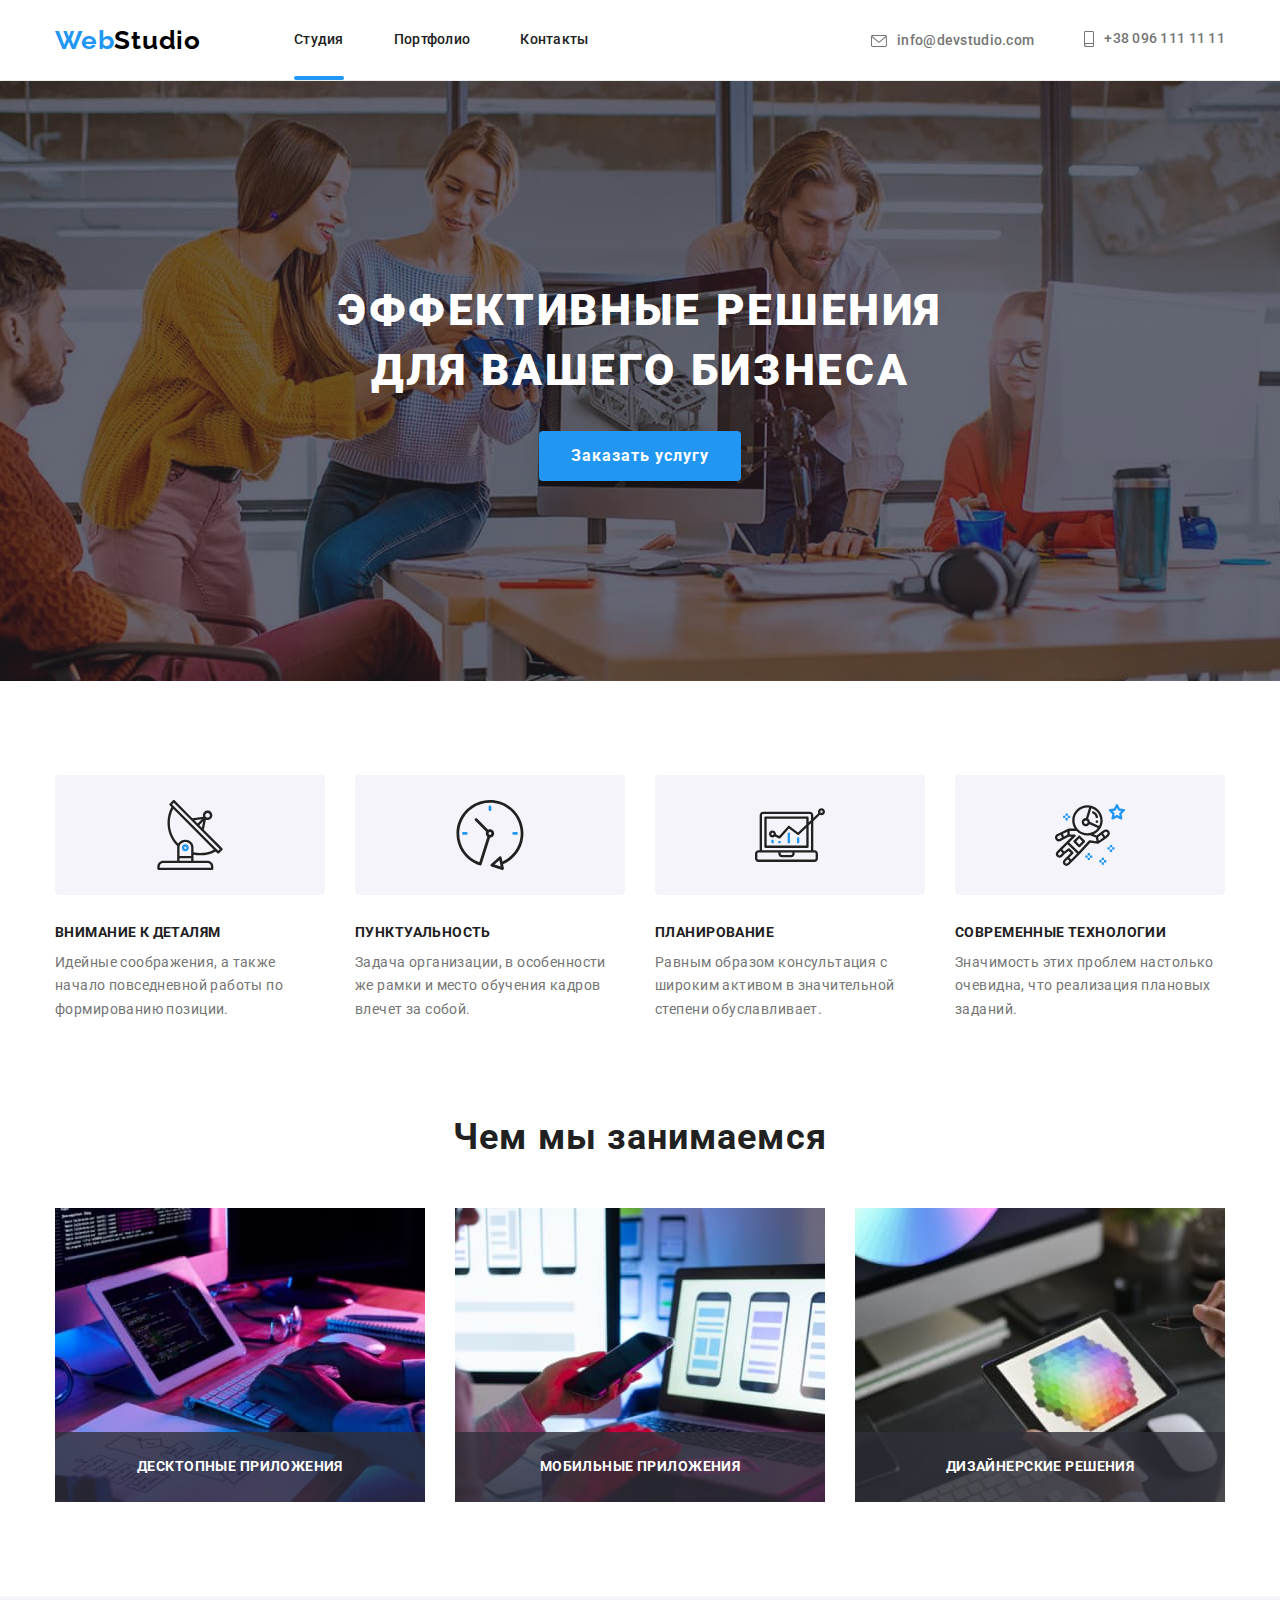
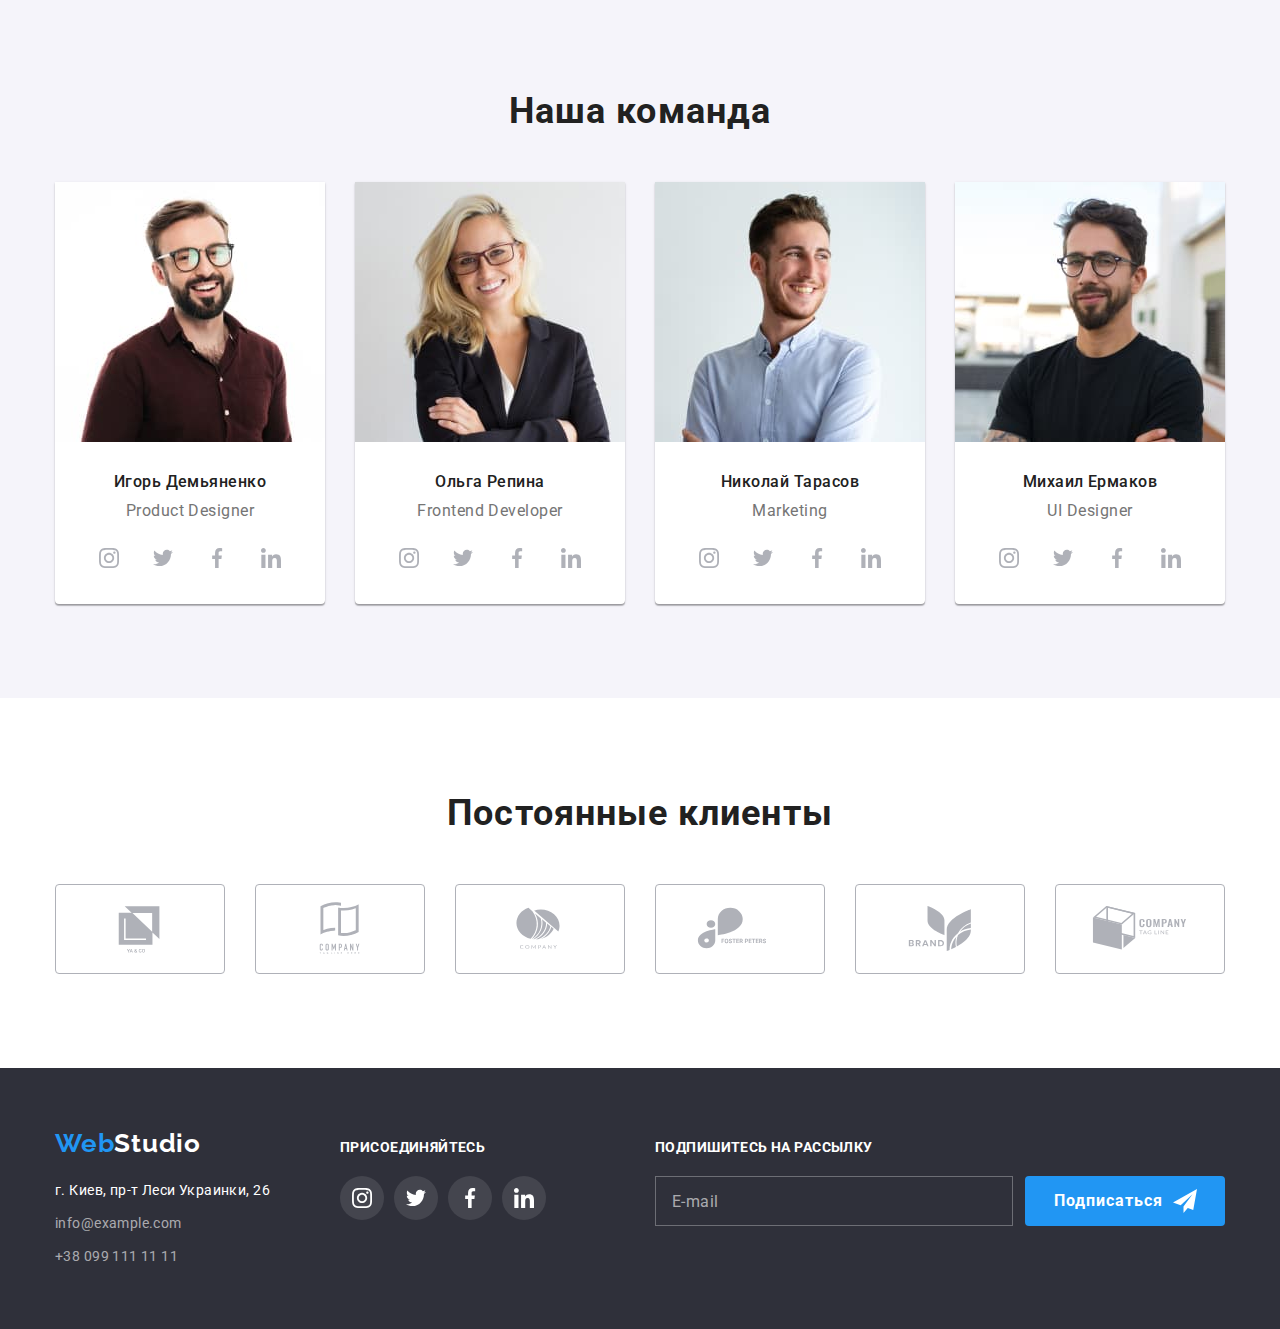
<file: index.html>
<!DOCTYPE html>
<html lang="ru">
  <head>
    <meta charset="UTF-8" />
    <meta http-equiv="X-UA-Compatible" content="IE=edge" />
    <meta name="viewport" content="width=device-width, initial-scale=1.0" />
    <title>Document</title>
    <link rel="preconnect" href="https://fonts.googleapis.com" />
    <link rel="preconnect" href="https://fonts.gstatic.com" crossorigin />
    <link
      href="https://fonts.googleapis.com/css2?family=Raleway:wght@700&family=Roboto:wght@400;500;700;900&display=swap"
      rel="stylesheet"
    />
    <link
      rel="stylesheet"
      href="https://cdnjs.cloudflare.com/ajax/libs/modern-normalize/1.1.0/modern-normalize.min.css"
    />
    <link rel="stylesheet" href="./css/main.min.css" />
    <link rel="stylesheet" href="./css/styles.css" />
  </head>
  <body>
    <!-- ------------------------------------Header -->
    <header class="section-header">
      <div class="container main-header">
        <nav class="header-nav">
          <a href="/" class="logo header__logo">
            <span class="logo--accent">Web</span>Studio</a
          >
          <ul class="header-list list">
            <li class="header-list__item">
              <a href="./index.html" class="header-list__link current"
                >Студия</a
              >
            </li>
            <li class="header-list__item">
              <a href="./portfolio.html" class="header-list__link">Портфолио</a>
            </li>
            <li class="header-list__item">
              <a href="" class="header-list__link">Контакты</a>
            </li>
          </ul>
        </nav>
        <ul class="auth-nav list">
          <li class="auth-nav__item">
            <a href="mailto:info@devstudio.com" class="auth-nav__link">
              <svg class="icon-envelope">
                <use href="./images/icons.svg#icon-envelope"></use>
              </svg>
              info@devstudio.com</a
            >
          </li>
          <li class="auth-nav__item">
            <a href="tel:+380961111111" class="auth-nav__link">
              <svg class="icon-smartphone">
                <use href="./images/icons.svg#icon-smartphone"></use>
              </svg>
              +38 096 111 11 11</a
            >
          </li>
        </ul>
        <button class="menu-open-btn">
          <svg class="open-modal-icon" width="40" height="40">
            <use href="./images/icons.svg#icon-burger_40px"></use>
          </svg>
        </button>
      </div>
      <div class="mob-menu is-hidden">
        <div class="container-mob">
          <button class="menu-close-btn">
            <svg class="close-modal-icon" width="40" height="40">
              <use href="./images/icons.svg#icon-crose_burger_40px"></use>
            </svg>
          </button>
          <ul class="mob-menu-list list">
            <li class="mob-menu-item">
              <a href="./index.html" class="mob-menu-link"
                ><span class="mob-menu-link--accent">Студия</span></a
              >
            </li>
            <li class="mob-menu-item">
              <a href="./portfolio.html" class="mob-menu-link">Портфолио</a>
            </li>
            <li class="mob-menu-item">
              <a href="" class="mob-menu-link">Контакты</a>
            </li>
          </ul>

          <div class="mob-menu-bottom">
            <ul class="mob-contacts-list list">
              <li class="mob-contacts-item">
                <a href="" class="mob-contacts-link"
                  ><span class="mob-contacts-link--accent"
                    >+380961111111</span
                  ></a
                >
              </li>
              <li class="mob-contacts-item">
                <a href="" class="mob-contacts-link">info@devstudio.com</a>
              </li>
            </ul>
            <ul class="mob-social-list list">
              <li class="mob-social-item">
                <a href="" class="mob-social-link">Instagram</a>
              </li>
              <li class="mob-social-item">
                <a href="" class="mob-social-link">Twitter</a>
              </li>
              <li class="mob-social-item">
                <a href="" class="mob-social-link">Facebook</a>
              </li>
              <li class="mob-social-item">
                <a href="" class="mob-social-link">LinkedIn</a>
              </li>
            </ul>
          </div>
        </div>
      </div>
    </header>
    <!-----------------------------------Main---------------------->
    <main>
      <section class="section-hero">
        <div class="hero-description">
          <h1 class="section-hero__title">
            Эффективные решения <br />
            для вашего бизнеса
          </h1>
          <button
            data-modal-open
            type="button"
            class="button section-hero__button"
          >
            Заказать услугу
          </button>
        </div>
      </section>
      <!--------------------------------------Featuers------------------>
      <section class="section features">
        <div class="container">
          <h2 class="features__title visually-hidden">Наши преимущества</h2>
          <ul class="features__list list">
            <li class="features__item">
              <div class="features__icon-area">
                <svg class="icon-antena" width="70" height="70">
                  <use href="./images/icons.svg#icon-antena"></use>
                </svg>
              </div>

              <h3 class="features__after-title">Внимание к деталям</h3>
              <p class="features__text">
                Идейные соображения, а также начало повседневной работы по
                формированию позиции.
              </p>
            </li>
            <li class="features__item icon-clock">
              <div class="features__icon-area">
                <svg class="icon-clock" width="70" height="70">
                  <use href="./images/icons.svg#icon-clock"></use>
                </svg>
              </div>
              <h3 class="features__after-title">Пунктуальность</h3>
              <p class="features__text">
                Задача организации, в особенности же рамки и место обучения
                кадров влечет за собой.
              </p>
            </li>
            <li class="features__item icon-comp">
              <div class="features__icon-area">
                <svg class="icon-comp" width="70" height="70">
                  <use href="./images/icons.svg#icon-comp"></use>
                </svg>
              </div>
              <h3 class="features__after-title">Планирование</h3>
              <p class="features__text">
                Равным образом консультация с широким активом в значительной
                степени обуславливает.
              </p>
            </li>
            <li class="features__item icon-astro">
              <div class="features__icon-area">
                <svg class="icon-astro" width="70" height="70">
                  <use href="./images/icons.svg#icon-astro"></use>
                </svg>
              </div>
              <h3 class="features__after-title">Современные технологии</h3>
              <p class="features__text">
                Значимость этих проблем настолько очевидна, что реализация
                плановых заданий.
              </p>
            </li>
          </ul>
        </div>
      </section>

      <!------------------------------------------ABOUT-------------->

      <section class="section about">
        <div class="container">
          <h2 class="about__title">Чем мы занимаемся</h2>
          <ul class="about__list list">
            <li class="about__item">
              <img
                srcset="
                  ./images/dz8/about-1-1x.jpg 1x,
                  ./images/dz8/about-1-2x.jpg 2x
                "
                src="./images/dz8/about-1-1x.jpg"
                alt="Сотрудник компании пишет код"
                width="370"
              />
              <p class="about__text">Десктопные приложения</p>
            </li>
            <li class="about__item">
              <img
                srcset="
                  ./images/dz8/about-2-1x.jpg 1x,
                  ./images/dz8/about-2-2x.jpg 2x
                "
                src="./images/dz8/about-2-1x.jpg"
                alt="Сотрудник компании делает адаптивную верстку"
                width="370"
              />
              <p class="about__text">Мобильные приложения</p>
            </li>
            <li class="about__item">
              <img
                srcset="
                  ./images/dz8/about-3-1x.jpg 1x,
                  ./images/dz8/about-3-2x.jpg 2x
                "
                src="./images/dz8/about-3-1x.jpg"
                alt="Сотрудник компании подбирает цвет"
                width="370"
              />
              <p class="about__text">Дизайнерские решения</p>
            </li>
          </ul>
        </div>
      </section>
      <section class="section team">
        <div class="container">
          <h2 class="team__title">Наша команда</h2>
          <ul class="team__list list">
            <li class="team__item">
              <picture>
                <source
                  srcset="
                    ./images/dz8/team-1-desk-1x.jpg 1x,
                    ./images/dz8/team-1-desk-2x.jpg 2x
                  "
                  media="(min-width: 1200px)"
                />
                <source
                  srcset="
                    ./images/dz8/team-1-tab-1x.jpg 1x,
                    ./images/dz8/team-1-tab-2x.jpg 2x
                  "
                  media="(min-width: 768px)"
                />
                <source
                  srcset="
                    ./images/dz8/team-1-mob-1x.jpg 1x,
                    ./images/dz8/team-1-mob-2x.jpg 2x
                  "
                  media="(max-width: 767px)"
                />
                <img
                  src="./images/dz8/team-1-desk-1x.jpg"
                  alt="Фото Игоря Демьяненко"
                />
              </picture>

              <div class="team__text-content">
                <h3 class="team__title-members">Игорь Демьяненко</h3>
                <p class="team__text">Product Designer</p>
                <ul class="team__text-list list">
                  <li class="team__text-item">
                    <a href="" class="team__text-link">
                      <svg class="team__text-icon" width="20" height="20">
                        <use href="./images/icons.svg#icon-instagram"></use>
                      </svg>
                    </a>
                  </li>
                  <li class="team__text-item">
                    <a href="" class="team__text-link">
                      <svg class="team__text-icon" width="20" height="20">
                        <use href="./images/icons.svg#icon-twitter"></use>
                      </svg>
                    </a>
                  </li>
                  <li class="team__text-item">
                    <a href="" class="team__text-link">
                      <svg class="team__text-icon" width="20" height="20">
                        <use href="./images/icons.svg#icon-facebook"></use>
                      </svg>
                    </a>
                  </li>
                  <li class="team__text-item">
                    <a href="" class="team__text-link">
                      <svg class="team__text-icon" width="20" height="20">
                        <use href="./images/icons.svg#icon-linkedin"></use>
                      </svg>
                    </a>
                  </li>
                </ul>
              </div>
            </li>
            <li class="team__item">
              <picture>
                <source
                  srcset="
                    ./images/dz8/team-2-desk-1x.jpg 1x,
                    ./images/dz8/team-2-desk-2x.jpg 2x
                  "
                  media="(min-width: 1200px)"
                />
                <source
                  srcset="
                    ./images/dz8/team-2-tab-1x.jpg 1x,
                    ./images/dz8/team-2-tab-2x.jpg 2x
                  "
                  media="(min-width: 768px)"
                />
                <source
                  srcset="
                    ./images/dz8/team-2-mob-1x.jpg 1x,
                    ./images/dz8/team-2-mob-2x.jpg 2x
                  "
                  media="(max-width: 767px)"
                />
                <img
                  src="./images/dz8/team-2-desk-1x.jpg"
                  alt="Фото Ольги Репиной"
                />
              </picture>

              <div class="team__text-content">
                <h3 class="team__title-members">Ольга Репина</h3>
                <p class="team__text">Frontend Developer</p>
                <ul class="team__text-list list">
                  <li class="team__text-item">
                    <a href="" class="team__text-link">
                      <svg class="team__text-icon" width="20" height="20">
                        <use href="./images/icons.svg#icon-instagram"></use>
                      </svg>
                    </a>
                  </li>
                  <li class="team__text-item">
                    <a href="" class="team__text-link">
                      <svg class="team__text-icon" width="20" height="20">
                        <use href="./images/icons.svg#icon-twitter"></use>
                      </svg>
                    </a>
                  </li>
                  <li class="team__text-item">
                    <a href="" class="team__text-link">
                      <svg class="team__text-icon" width="20" height="20">
                        <use href="./images/icons.svg#icon-facebook"></use>
                      </svg>
                    </a>
                  </li>
                  <li class="team__text-item">
                    <a href="" class="team__text-link">
                      <svg class="team__text-icon" width="20" height="20">
                        <use href="./images/icons.svg#icon-linkedin"></use>
                      </svg>
                    </a>
                  </li>
                </ul>
              </div>
            </li>
            <li class="team__item">
              <picture>
                <source
                  srcset="
                    ./images/dz8/team-3-desk-1x.jpg 1x,
                    ./images/dz8/team-3-desk-2x.jpg 2x
                  "
                  media="(min-width: 1200px)"
                />
                <source
                  srcset="
                    ./images/dz8/team-3-tab-1x.jpg 1x,
                    ./images/dz8/team-3-tab-2x.jpg 2x
                  "
                  media="(min-width: 768px)"
                />
                <source
                  srcset="
                    ./images/dz8/team-3-mob-1x.jpg 1x,
                    ./images/dz8/team-3-mob-2x.jpg 2x
                  "
                  media="(max-width: 767px)"
                />
                <img
                  src="./images/dz8/team-3-desk-1x.jpg"
                  alt="Фото Николая Тарасова"
                />
              </picture>

              <div class="team__text-content">
                <h3 class="team__title-members">Николай Тарасов</h3>
                <p class="team__text">Marketing</p>
                <ul class="team__text-list list">
                  <li class="team__text-item">
                    <a href="" class="team__text-link">
                      <svg class="team__text-icon" width="20" height="20">
                        <use href="./images/icons.svg#icon-instagram"></use>
                      </svg>
                    </a>
                  </li>
                  <li class="team__text-item">
                    <a href="" class="team__text-link">
                      <svg class="team__text-icon" width="20" height="20">
                        <use href="./images/icons.svg#icon-twitter"></use>
                      </svg>
                    </a>
                  </li>
                  <li class="team__text-item">
                    <a href="" class="team__text-link">
                      <svg class="team__text-icon" width="20" height="20">
                        <use href="./images/icons.svg#icon-facebook"></use>
                      </svg>
                    </a>
                  </li>
                  <li class="team__text-item">
                    <a href="" class="team__text-link">
                      <svg class="team__text-icon" width="20" height="20">
                        <use href="./images/icons.svg#icon-linkedin"></use>
                      </svg>
                    </a>
                  </li>
                </ul>
              </div>
            </li>
            <li class="team__item">
              <picture>
                <source
                  srcset="
                    ./images/dz8/team-4-desk-1x.jpg 1x,
                    ./images/dz8/team-4-desk-2x.jpg 2x
                  "
                  media="(min-width: 1200px)"
                />
                <source
                  srcset="
                    ./images/dz8/team-4-tab-1x.jpg 1x,
                    ./images/dz8/team-4-tab-2x.jpg 2x
                  "
                  media="(min-width: 768px)"
                />
                <source
                  srcset="
                    ./images/dz8/team-4-mob-1x.jpg 1x,
                    ./images/dz8/team-4-mob-2x.jpg 2x
                  "
                  media="(max-width: 767px)"
                />
                <img
                  src="./images/dz8/team-4-desk-1x.jpg"
                  alt="Фото Михаила Ермакова"
                />
              </picture>

              <div class="team__text-content">
                <h3 class="team__title-members">Михаил Ермаков</h3>
                <p class="team__text">UI Designer</p>
                <ul class="team__text-list list">
                  <li class="team__text-item">
                    <a href="" class="team__text-link">
                      <svg class="team__text-icon" width="20" height="20">
                        <use href="./images/icons.svg#icon-instagram"></use>
                      </svg>
                    </a>
                  </li>
                  <li class="team__text-item">
                    <a href="" class="team__text-link">
                      <svg class="team__text-icon" width="20" height="20">
                        <use href="./images/icons.svg#icon-twitter"></use>
                      </svg>
                    </a>
                  </li>
                  <li class="team__text-item">
                    <a href="" class="team__text-link">
                      <svg class="team__text-icon" width="20" height="20">
                        <use href="./images/icons.svg#icon-facebook"></use>
                      </svg>
                    </a>
                  </li>
                  <li class="team__text-item">
                    <a href="" class="team__text-link">
                      <svg class="team__text-icon" width="20" height="20">
                        <use href="./images/icons.svg#icon-linkedin"></use>
                      </svg>
                    </a>
                  </li>
                </ul>
              </div>
            </li>
          </ul>
        </div>
      </section>
      <section class="section">
        <div class="container client">
          <h2 class="client__title">Постоянные клиенты</h2>
          <ul class="client__list list">
            <li class="client__item">
              <a href="" class="client__link">
                <svg class="client__icon">
                  <use href="./images/icons.svg#icon-client1"></use>
                </svg>
              </a>
            </li>

            <li class="client__item">
              <a href="" class="client__link">
                <svg class="client__icon">
                  <use href="./images/icons.svg#icon-client2"></use>
                </svg>
              </a>
            </li>
            <li class="client__item">
              <a href="" class="client__link">
                <svg class="client__icon">
                  <use href="./images/icons.svg#icon-client3"></use>
                </svg>
              </a>
            </li>
            <li class="client__item">
              <a href="" class="client__link">
                <svg class="client__icon">
                  <use href="./images/icons.svg#icon-client4"></use>
                </svg>
              </a>
            </li>
            <li class="client__item">
              <a href="" class="client__link">
                <svg class="client__icon">
                  <use href="./images/icons.svg#icon-client5"></use>
                </svg>
              </a>
            </li>
            <li class="client__item">
              <a href="" class="client__link">
                <svg class="client__icon">
                  <use href="./images/icons.svg#icon-client6"></use>
                </svg>
              </a>
            </li>
          </ul>
        </div>
      </section>
    </main>
    <!---------------------------------------------------Footer-->
    <footer>
      <section class="section-footer">
        <div class="container footer-all">
          <div class="section-footer__adress-all">
            <a href="/" class="logo section-footer__logo"
              ><span class="logo--accent">Web</span>Studio</a
            >
            <address class="section-footer__addres">
              <a
                href="https://goo.gl/maps/HRtFTrd4s4vfdarKA"
                class="section-footer__addres-fiz"
                >г. Киев, пр-т Леси Украинки, 26</a
              >
              <ul class="section-footer__list list">
                <li class="section-footer__item">
                  <a href="mailto:info@example.com" class="section-footer__mail"
                    >info@example.com</a
                  >
                </li>
                <li class="section-footer__item">
                  <a href="tel:+380991111111" class="section-footer__tel"
                    >+38 099 111 11 11</a
                  >
                </li>
              </ul>
            </address>
          </div>
          <div class="footer-join">
            <p class="footer-join__text">Присоединяйтесь</p>
            <ul class="footer-join__list list">
              <li class="footer-join__item">
                <a href="" class="footer-join__link">
                  <svg class="footer-join__icon" width="20" height="20">
                    <use href="./images/icons.svg#icon-instagram"></use>
                  </svg>
                </a>
              </li>
              <li class="footer-join__item">
                <a href="" class="footer-join__link">
                  <svg class="footer-join__icon" width="20" height="20">
                    <use href="./images/icons.svg#icon-twitter"></use>
                  </svg>
                </a>
              </li>
              <li class="footer-join__item">
                <a href="" class="footer-join__link">
                  <svg class="footer-join__icon" width="20" height="20">
                    <use href="./images/icons.svg#icon-facebook"></use>
                  </svg>
                </a>
              </li>
              <li class="footer-join__item">
                <a href="" class="footer-join__link">
                  <svg class="footer-join__icon" width="20" height="20">
                    <use href="./images/icons.svg#icon-linkedin"></use>
                  </svg>
                </a>
              </li>
            </ul>
          </div>
          <div class="footer-subscribe">
            <form class="footer-form">
              <p class="footer-form__text">Подпишитесь на рассылку</p>

              <div class="footer-form__send">
                <input
                  type="email"
                  name="mail"
                  placeholder="E-mail"
                  id="mail"
                  class="footer-form__input"
                />
                <button type="submit" class="button footer-subscribe__button">
                  Подписаться
                  <svg class="button__plane" width="24px" height="24px">
                    <use href="./images/icons.svg#icon-plane"></use>
                  </svg>
                </button>
              </div>
            </form>
          </div>
        </div>
      </section>
    </footer>
    <!--  -->
    <div class="backdrop is-hidden" data-modal>
      <div class="modal">
        <form class="form">
          <p class="form__title">Оставьте свои данные, мы вам перезвоним</p>
          <div class="form__field">
            <label for="name" class="form__label">Имя</label>
            <div class="input">
              <input
                type="text"
                class="input__area"
                name="user-name"
                id="name"
                autofocus
              />
              <!--------------------icon-modal------------------>

              <svg class="input__icon icon-modal-person">
                <use href="./images/icons.svg#icon-modal-person"></use>
              </svg>
            </div>
          </div>
          <div class="form__field">
            <label for="tel" class="form__label">Телефон</label>
            <div class="input">
              <input type="tel" name="tel" id="tel" class="input__area" />
              <svg class="input__icon">
                <use href="./images/icons.svg#icon-modal-phone"></use>
              </svg>
            </div>
          </div>
          <div class="form__field">
            <label for="email" class="form__label">Почта</label>
            <div class="input">
              <input type="email" class="input__area" name="mail" id="email" />
              <svg class="input__icon">
                <use href="./images/icons.svg#icon-modal-email"></use>
              </svg>
            </div>
          </div>
          <div class="form__field form__coment">
            <label for="coment" class="form__label">Комментарий</label>
            <textarea
              class="coment"
              name="coment"
              id="coment"
              placeholder="Введите текст"
            ></textarea>
          </div>
          <div class="form__field form__check">
            <label class="form__label-policy">
              <input
                type="checkbox"
                name="policy"
                id="policy"
                class="checkbox"
              />
              <span class="form__icon-policy"></span>
              Соглашаюсь с рассылкой и принимаю
              <span class="form__policy-link">
                <a href="" class="form__policy-deal">Условия договора</a>
              </span>
            </label>
          </div>
          <button type="submit" class="button modal-btn">Отправить</button>
          <div class="btn-circle">
            <button class="btn-close" data-modal-close>
              <svg class="btn-close__icon" width="18" height="18">
                <use href="images/icons.svg#icon-close-black-18dp-1"></use>
              </svg>
            </button>
          </div>
        </form>
      </div>
    </div>

    <script src="./js/modal.js"></script>
    <script src="./js/menu.js"></script>
  </body>
</html>
</file>
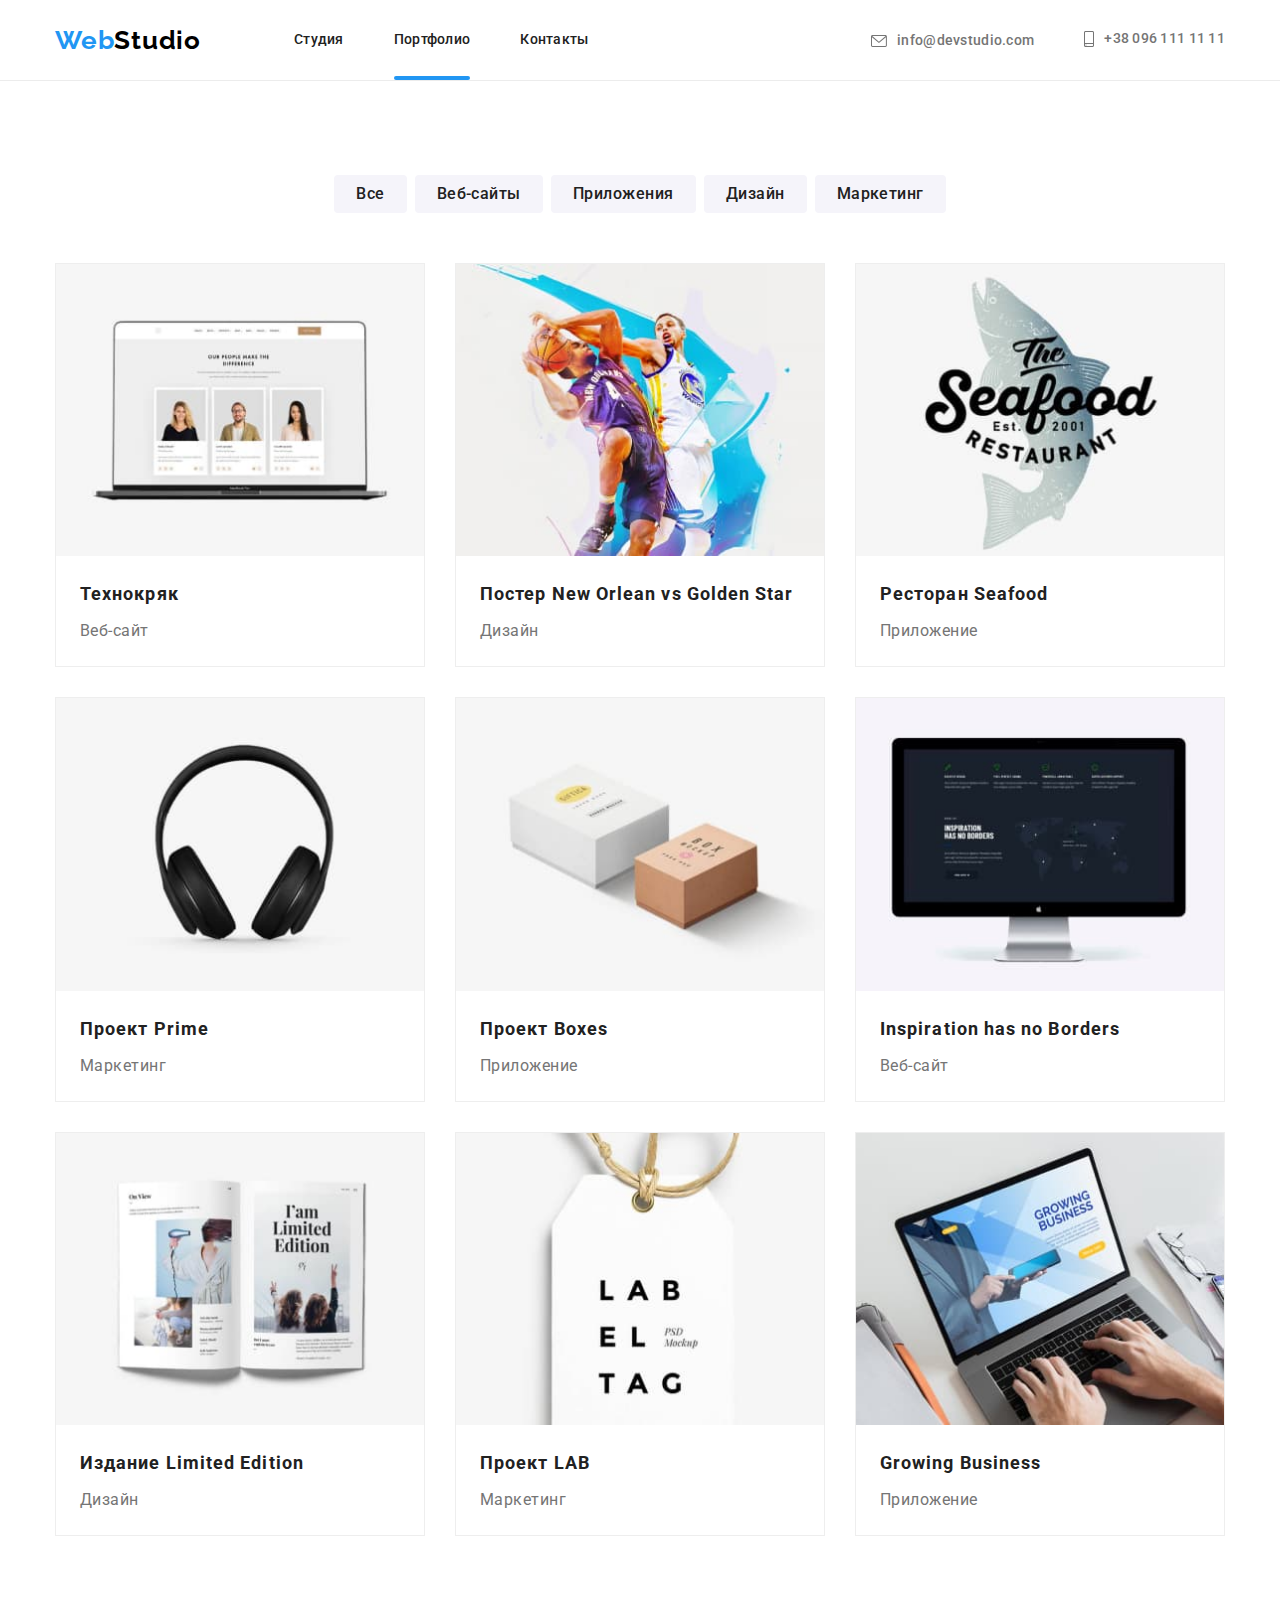
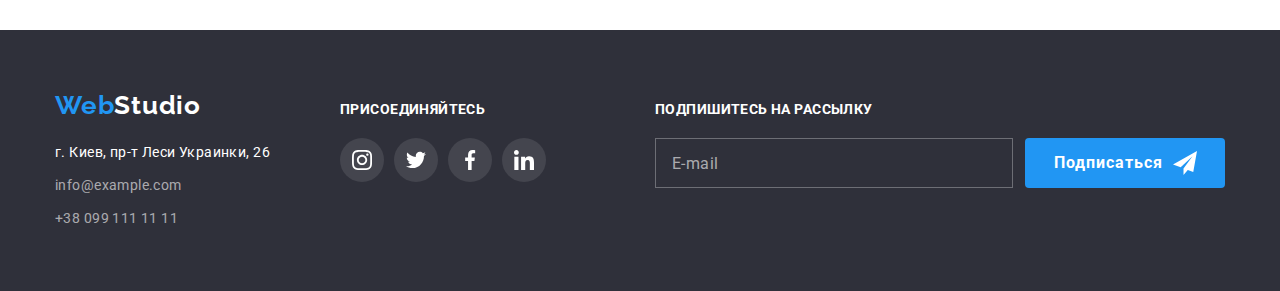
<file: portfolio.html>
<!DOCTYPE html>
<html lang="ru">
  <head>
    <meta charset="UTF-8" />
    <meta http-equiv="X-UA-Compatible" content="IE=edge" />
    <meta name="viewport" content="width=device-width, initial-scale=1.0" />
    <title>Document</title>
    <link rel="preconnect" href="https://fonts.googleapis.com" />
    <link rel="preconnect" href="https://fonts.gstatic.com" crossorigin />
    <link
      href="https://fonts.googleapis.com/css2?family=Raleway:wght@700&family=Roboto:wght@400;500;700;900&display=swap"
      rel="stylesheet"
    />
    <link
      rel="stylesheet"
      href="https://cdnjs.cloudflare.com/ajax/libs/modern-normalize/1.1.0/modern-normalize.min.css"
    />
    <link rel="stylesheet" href="./css/main.min.css" />
    <link rel="stylesheet" href="./css/styles.css" />
  </head>
  <body>
    <!--Header-->
    <header class="section-header">
      <div class="container main-header">
        <nav class="header-nav">
          <a href="/" class="logo header__logo">
            <span class="logo--accent">Web</span>Studio</a
          >
          <ul class="header-list list">
            <li class="header-list__item">
              <a href="./index.html" class="header-list__link">Студия</a>
            </li>
            <li class="header-list__item">
              <a href="./portfolio.html" class="header-list__link current"
                >Портфолио</a
              >
            </li>
            <li class="header-list__item">
              <a href="" class="header-list__link">Контакты</a>
            </li>
          </ul>
        </nav>
        <ul class="auth-nav list">
          <li class="auth-nav__item">
            <a href="mailto:info@devstudio.com" class="auth-nav__link">
              <svg class="icon-envelope">
                <use href="./images/icons.svg#icon-envelope"></use>
              </svg>
              info@devstudio.com</a
            >
          </li>
          <li class="auth-nav__item">
            <a href="tel:+380961111111" class="auth-nav__link">
              <svg class="icon-smartphone">
                <use href="./images/icons.svg#icon-smartphone"></use>
              </svg>
              +38 096 111 11 11</a
            >
          </li>
        </ul>
        <button class="menu-open-btn">
          <svg class="open-modal-icon" width="40" height="40">
            <use href="./images/icons.svg#icon-burger_40px"></use>
          </svg>
        </button>
      </div>
      <div class="mob-menu is-hidden">
        <div class="container-mob">
          <button class="menu-close-btn">
            <svg class="close-modal-icon" width="40" height="40">
              <use href="./images/icons.svg#icon-crose_burger_40px"></use>
            </svg>
          </button>
          <ul class="mob-menu-list list">
            <li class="mob-menu-item">
              <a href="./index.html" class="mob-menu-link"
                ><span class="mob-menu-link--accent">Студия</span></a
              >
            </li>
            <li class="mob-menu-item">
              <a href="./portfolio.html" class="mob-menu-link current"
                >Портфолио</a
              >
            </li>
            <li class="mob-menu-item">
              <a href="" class="mob-menu-link">Контакты</a>
            </li>
          </ul>

          <div class="mob-menu-bottom">
            <ul class="mob-contacts-list list">
              <li class="mob-contacts-item">
                <a href="" class="mob-contacts-link"
                  ><span class="mob-contacts-link--accent"
                    >+380961111111</span
                  ></a
                >
              </li>
              <li class="mob-contacts-item">
                <a href="" class="mob-contacts-link">info@devstudio.com</a>
              </li>
            </ul>
            <ul class="mob-social-list list">
              <li class="mob-social-item">
                <a href="" class="mob-social-link">Instagram</a>
              </li>
              <li class="mob-social-item">
                <a href="" class="mob-social-link">Twitter</a>
              </li>
              <li class="mob-social-item">
                <a href="" class="mob-social-link">Facebook</a>
              </li>
              <li class="mob-social-item">
                <a href="" class="mob-social-link">LinkedIn</a>
              </li>
            </ul>
          </div>
        </div>
      </div>
    </header>
    <!--Main-->
    <main>
      <section class="section portfolio">
        <div class="container">
          <h1 class="visually-hidden">Наши работы</h1>
          <ul class="portfolio__list list">
            <li class="portfolio__item">
              <button type="button" class="portfolio-btn">Все</button>
            </li>
            <li class="portfolio__item">
              <button type="button" class="portfolio-btn">Веб-сайты</button>
            </li>
            <li class="portfolio__item">
              <button type="button" class="portfolio-btn">Приложения</button>
            </li>
            <li class="portfolio__item">
              <button type="button" class="portfolio-btn">Дизайн</button>
            </li>
            <li class="portfolio__item">
              <button type="button" class="portfolio-btn">Маркетинг</button>
            </li>
          </ul>

          <!-- <div class="flex-container"> -->
          <ul class="gallary list">
            <li class="gallery__item">
              <a href="" class="gallery__link">
                <div class="gallery__thumb">
                  <picture>
                    <source
                      srcset="
                        ./images/dz8/gallery/kryak-desk-1x.jpg 1x,
                        ./images/dz8/gallery/kryak-desk-2x.jpg 2x
                      "
                      media="(min-width: 1200px)"
                    />
                    <source
                      srcset="
                        ./images/dz8/gallery/kryak-tab-1x.jpg 1x,
                        ./images/dz8/gallery/kryak-tab-2x.jpg 2x
                      "
                      media="(min-width: 768px)"
                    />
                    <source
                      srcset="
                        ./images/dz8/gallery/kryak-mob-1x.jpg 1x,
                        ./images/dz8/gallery/kryak-mob-2x.jpg 2x
                      "
                      media="(max-width: 767px)"
                    />
                    <img
                      src="./images/dz8/gallery/kryak-desk-2x.jpg"
                      alt="список сотрудников"
                    />
                  </picture>

                  <p class="gallery__animation">
                    Технокряк это современная площадка распространения
                    коронавируса. Компании используют эту платформу для
                    цифрового шпионажа и атак на защищённые сервера конкурентов.
                  </p>
                </div>

                <div class="gallery__content">
                  <h2 class="gallery__title">Технокряк</h2>
                  <p class="gallery__text">Веб-сайт</p>
                </div>
              </a>
            </li>
            <li class="gallery__item">
              <a href="" class="gallery__link">
                <div class="gallery__thumb">
                  <picture>
                    <source
                      srcset="
                        ./images/dz8/gallery/poster-desk-1x.jpg 1x,
                        ./images/dz8/gallery/poster-desk-2x.jpg 2x
                      "
                      media="(min-width: 1200px)"
                    />
                    <source
                      srcset="
                        ./images/dz8/gallery/poster-tab-1x.jpg 1x,
                        ./images/dz8/gallery/poster-tab-2x.jpg 2x
                      "
                      media="(min-width:768px)"
                    />
                    <source
                      srcset="
                        ./images/dz8/gallery/poster-mob-1x.jpg 1x,
                        ./images/dz8/gallery/poster-mob-2x.jpg 2x
                      "
                      media="(max-width: 767px)"
                    />
                    <img
                      src="./images/dz8/gallery/poster-desk-2x.jpg"
                      alt="баскетболисты"
                    />
                  </picture>

                  <p class="gallery__animation">
                    Технокряк это современная площадка распространения
                    коронавируса. Компании используют эту платформу для
                    цифрового шпионажа и атак на защищённые сервера конкурентов.
                  </p>
                </div>
                <div class="gallery__content">
                  <h2 class="gallery__title">
                    Постер <span lang="en"> New Orlean vs Golden Star</span>
                  </h2>
                  <p class="gallery__text">Дизайн</p>
                </div>
              </a>
            </li>
            <li class="gallery__item">
              <a href="" class="gallery__link">
                <div class="gallery__thumb">
                  <picture>
                    <source
                      srcset="
                        ./images/dz8/gallery/restaurant-desk-1x.jpg 1x,
                        ./images/dz8/gallery/restaurant-desk-2x.jpg 2x
                      "
                      media="(min-width:1200px)"
                    />
                    <source
                      srcset="
                        ./images/dz8/gallery/restaurant-tab-1x.jpg 1x,
                        ./images/dz8/gallery/restaurant-tab-2x.jpg 2x
                      "
                      media="(min-width: 768px)"
                    />
                    <source
                      srcset="
                        ./images/dz8/gallery/restaurant-mob-1x.jpg 1x,
                        ./images/dz8/gallery/restaurant-mob-2x.jpg 2x
                      "
                      media="(max-width: 767px)"
                    />
                    <img
                      src="./images/dz8/gallery/restaurant-desk-2x.jpg"
                      alt="картинка ресторана"
                    />
                  </picture>

                  <p class="gallery__animation">
                    Технокряк это современная площадка распространения
                    коронавируса. Компании используют эту платформу для
                    цифрового шпионажа и атак на защищённые сервера конкурентов.
                  </p>
                </div>
                <div class="gallery__content">
                  <h2 class="gallery__title">
                    Ресторан <span lang="en">Seafood</span>
                  </h2>
                  <p class="gallery__text">Приложение</p>
                </div>
              </a>
            </li>
            <li class="gallery__item">
              <a href="" class="gallery__link">
                <div class="gallery__thumb">
                  <picture>
                    <source
                      srcset="
                        ./images/dz8/gallery/headphone-desk-1x.jpg 1x,
                        ./images/dz8/gallery/headphone-desk-2x.jpg 2x
                      "
                      media="(min-width: 1200px)"
                    />
                    <source
                      srcset="
                        ./images/dz8/gallery/headphone-tab-1x.jpg 1x,
                        ./images/dz8/gallery/headphone-tab-2x.jpg 2x
                      "
                      media="(min-width:768px)"
                    />
                    <source
                      srcset="
                        ./images/dz8/gallery/headphone-mob-1x.jpg 1x,
                        ./images/dz8/gallery/headphone-mob-2x.jpg 2x
                      "
                      media="(max-width: 767px)"
                    />
                    <img
                      src="./images/dz8/gallery/headphone-desk-2x.jpg"
                      alt="наушники"
                    />
                  </picture>

                  <p class="gallery__animation">
                    Технокряк это современная площадка распространения
                    коронавируса. Компании используют эту платформу для
                    цифрового шпионажа и атак на защищённые сервера конкурентов.
                  </p>
                </div>
                <div class="gallery__content">
                  <h2 class="gallery__title">
                    Проект <span lang="en">Prime</span>
                  </h2>
                  <p class="gallery__text">Маркетинг</p>
                </div>
              </a>
            </li>
            <li class="gallery__item">
              <a href="" class="gallery__link">
                <div class="gallery__thumb">
                  <picture>
                    <source
                      srcset="
                        ./images/dz8/gallery/boxes-desk-1x.jpg 1x,
                        ./images/dz8/gallery/boxes-desk-2x.jpg 2x
                      "
                      media="(min-width: 1200px)"
                    />
                    <source
                      srcset="
                        ./images/dz8/gallery/boxes-tab-1x.jpg 1x,
                        ./images/dz8/gallery/boxes-tab-2x.jpg 2x
                      "
                      media="(min-width: 768px)"
                    />
                    <source
                      srcset="
                        ./images/dz8/gallery/boxes-mob-1x.jpg 1x,
                        ./images/dz8/gallery/boxes-mob-2x.jpg 2x
                      "
                      media="(max-width: 767px)"
                    />
                    <img
                      src="./images/dz8/gallery/boxes-desk-2x.jpg"
                      alt="коробки"
                    />
                  </picture>

                  <p class="gallery__animation">
                    Технокряк это современная площадка распространения
                    коронавируса. Компании используют эту платформу для
                    цифрового шпионажа и атак на защищённые сервера конкурентов.
                  </p>
                </div>
                <div class="gallery__content">
                  <h2 class="gallery__title">
                    Проект <span lang="en"> Boxes</span>
                  </h2>
                  <p class="gallery__text">Приложение</p>
                </div>
              </a>
            </li>

            <li class="gallery__item">
              <a href="" class="gallery__link">
                <div class="gallery__thumb">
                  <picture>
                    <source
                      srcset="
                        ./images/dz8/gallery/monitor-desk-1x.jpg 1x,
                        ./images/dz8/gallery/monitor-desk-2x.jpg 2x
                      "
                      media="(min-width: 1200px)"
                    />
                    <source
                      srcset="
                        ./images/dz8/gallery/monitor-tab-1x.jpg 1x,
                        ./images/dz8/gallery/monitor-tab-2x.jpg 2x
                      "
                      media="(min-width: 768px)"
                    />
                    <source
                      srcset="
                        ./images/dz8/gallery/monitor-mob-1x.jpg 1x,
                        ./images/dz8/gallery/monitor-mob-2x.jpg 2x
                      "
                      media="(max-width:767px)"
                    />
                    <img
                      src="./images/dz8/gallery/monitor-desk-2x.jpg"
                      alt="монитор"
                    />
                  </picture>

                  <p class="gallery__animation">
                    Технокряк это современная площадка распространения
                    коронавируса. Компании используют эту платформу для
                    цифрового шпионажа и атак на защищённые сервера конкурентов.
                  </p>
                </div>
                <div class="gallery__content">
                  <h2 class="gallery__title">
                    <span lang="en">Inspiration has no Borders</span>
                  </h2>
                  <p class="gallery__text">Веб-сайт</p>
                </div>
              </a>
            </li>
            <li class="gallery__item">
              <a href="" class="gallery__link">
                <div class="gallery__thumb">
                  <picture>
                    <source
                      srcset="
                        ./images/dz8/gallery/books-desk-1x.jpg 1x,
                        ./images/dz8/gallery/books-desk-2x.jpg 2x
                      "
                      media="(min-width: 1200px)"
                    />
                    <source
                      srcset="
                        ./images/dz8/gallery/books-tab-1x.jpg 1x,
                        ./images/dz8/gallery/books-tab-2x.jpg 2x
                      "
                      media="(min-width: 768px)"
                    />
                    <source
                      srcset="
                        ./images/dz8/gallery/books-mob-1x.jpg 1x,
                        ./images/dz8/gallery/books-mob-2x.jpg 2x
                      "
                      media="(max-width: 767px)"
                    />
                    <img
                      src="./images/dz8/gallery/books-desk-2x.jpg"
                      alt="книга"
                    />
                  </picture>

                  <p class="gallery__animation">
                    Технокряк это современная площадка распространения
                    коронавируса. Компании используют эту платформу для
                    цифрового шпионажа и атак на защищённые сервера конкурентов.
                  </p>
                </div>
                <div class="gallery__content">
                  <h2 class="gallery__title">
                    Издание <span lang="en">Limited Edition</span>
                  </h2>
                  <p class="gallery__text">Дизайн</p>
                </div>
              </a>
            </li>
            <li class="gallery__item">
              <a href="" class="gallery__link">
                <div class="gallery__thumb">
                  <picture>
                    <source
                      srcset="
                        ./images/dz8/gallery/brelok-desk-1x.jpg 1x,
                        ./images/dz8/gallery/brelok-desk-2x.jpg 2x
                      "
                      media="(min-width: 1200px)"
                    />
                    <source
                      srcset="
                        ./images/dz8/gallery/brelok-tab-1x.jpg 1x,
                        ./images/dz8/gallery/brelok-tab-2x.jpg 2x
                      "
                      media="(min-width:768px)"
                    />
                    <source
                      srcset="
                        ./images/dz8/gallery/brelok-mob-1x.jpg 1x,
                        ./images/dz8/gallery/brelok-mob-2x.jpg 2x
                      "
                      media="(max-width: 767px)"
                    />
                    <img
                      src="./images/dz8/gallery/brelok-desk-2x.jpg"
                      alt="бирка с названием"
                    />
                  </picture>

                  <p class="gallery__animation">
                    Технокряк это современная площадка распространения
                    коронавируса. Компании используют эту платформу для
                    цифрового шпионажа и атак на защищённые сервера конкурентов.
                  </p>
                </div>
                <div class="gallery__content">
                  <h2 class="gallery__title">
                    Проект <span lang="en">LAB</span>
                  </h2>
                  <p class="gallery__text">Маркетинг</p>
                </div>
              </a>
            </li>
            <li class="gallery__item">
              <a href="" class="gallery__link">
                <div class="gallery__thumb">
                  <picture>
                    <source
                      srcset="
                        ./images/dz8/gallery/laptop-desk-1x.jpg 1x,
                        ./images/dz8/gallery/laptop-desk-2x.jpg 2x
                      "
                      media="(min-width:1200px)"
                    />
                    <source
                      srcset="
                        ./images/dz8/gallery/laptop-tab-1x.jpg 1x,
                        ./images/dz8/gallery/laptop-tab-2x.jpg 2x
                      "
                      media="(min-width: 768px)"
                    />
                    <source
                      srcset="
                        ./images/dz8/gallery/laptop-mob-1x.jpg 1x,
                        ./images/dz8/gallery/laptop-mob-2x.jpg 2x
                      "
                      media="(max-width: 767px)"
                    />
                    <img
                      src="./images/dz8/gallery/laptop-desk-2x.jpg"
                      alt="ноутбук"
                    />
                  </picture>

                  <p class="gallery__animation">
                    Технокряк это современная площадка распространения
                    коронавируса. Компании используют эту платформу для
                    цифрового шпионажа и атак на защищённые сервера конкурентов.
                  </p>
                </div>
                <div class="gallery__content">
                  <h2 class="gallery__title">
                    <span lang="en">Growing Business</span>
                  </h2>
                  <p class="gallery__text">Приложение</p>
                </div>
              </a>
            </li>
          </ul>
          <!-- </div> -->
        </div>
      </section>
    </main>
    <!--Footer-->
    <footer>
      <section class="section-footer">
        <div class="container footer-all">
          <div class="section-footer__adress-all">
            <a href="/" class="logo section-footer__logo"
              ><span class="logo--accent">Web</span>Studio</a
            >
            <address class="section-footer__addres">
              <a
                href="https://goo.gl/maps/HRtFTrd4s4vfdarKA"
                class="section-footer__addres-fiz"
                >г. Киев, пр-т Леси Украинки, 26</a
              >
              <ul class="section-footer__list list">
                <li class="section-footer__item">
                  <a href="mailto:info@example.com" class="section-footer__mail"
                    >info@example.com</a
                  >
                </li>
                <li class="section-footer__item">
                  <a href="tel:+380991111111" class="section-footer__tel"
                    >+38 099 111 11 11</a
                  >
                </li>
              </ul>
            </address>
          </div>
          <div class="footer-join">
            <p class="footer-join__text">Присоединяйтесь</p>
            <ul class="footer-join__list list">
              <li class="footer-join__item">
                <a href="" class="footer-join__link">
                  <svg class="footer-join__icon" width="20" height="20">
                    <use href="./images/icons.svg#icon-instagram"></use>
                  </svg>
                </a>
              </li>
              <li class="footer-join__item">
                <a href="" class="footer-join__link">
                  <svg class="footer-join__icon" width="20" height="20">
                    <use href="./images/icons.svg#icon-twitter"></use>
                  </svg>
                </a>
              </li>
              <li class="footer-join__item">
                <a href="" class="footer-join__link">
                  <svg class="footer-join__icon" width="20" height="20">
                    <use href="./images/icons.svg#icon-facebook"></use>
                  </svg>
                </a>
              </li>
              <li class="footer-join__item">
                <a href="" class="footer-join__link">
                  <svg class="footer-join__icon" width="20" height="20">
                    <use href="./images/icons.svg#icon-linkedin"></use>
                  </svg>
                </a>
              </li>
            </ul>
          </div>
          <div class="footer-subscribe">
            <!-- <p class="footer-subscription-text">Подпишитесь на рассылку</p> -->
            <form class="footer-form">
              <p class="footer-form__text">Подпишитесь на рассылку</p>

              <div class="footer-form__send">
                <input
                  type="email"
                  name="mail"
                  placeholder="E-mail"
                  id="mail"
                  class="footer-form__input"
                />
                <button type="submit" class="button footer-subscribe__button">
                  Подписаться
                  <svg class="button__plane" width="24px" height="24px">
                    <use href="./images/icons.svg#icon-plane"></use>
                  </svg>
                </button>
              </div>
            </form>
          </div>
        </div>
      </section>
    </footer>

    <script src="./js/menu.js"></script>
  </body>
</html>
</file>
<file: css/styles.css>
/*основной цвет текста #212121*/
/*вторичный цвет текста #757575 */
/* акцент #2196F3 */
/* цвет фона #ffffff */
/* вторичный цвет фона #F5F4FA */
/* цвет героя и футера #2F303A */
/* ---------------------------------- Переменные------- */

/* -----------------------------------Срос настроек------ */

/* -----------------------------------Body----------- */

/* -----------------------------------Hidden--------- */

/* --------------------------------Header -------------*/
/* main nav */

/* /* .auth-nav-mail::before {
  outline: 1px solid red;
  display: inline-flex;
  /* align-items: center; */
/* content: '';
  width: 16px;
  height: 12px;
  margin-right: 10px;
  background-image: url(../images/envelope.svg); */
/* background-position: center;} */

/* .auth-nav-tel::before {
  content: '';
  width: 10px;
  height: 16px;
  display: inline-flex;
  margin-right: 10px;
  background-image: url(../images/smartphone.svg);
  background-position: center;
} */
/* .icon-envelope {
  display: inline-block;
  width: 16px;
  height: 12px;
  fill: #757575;
  /* justify-self: end; 
} */

/* ------------------------------Hero -------------*/

/* --------------------------------------Main -------------- */

/* -----------------------------------------------SECTION FEATURES */

/* .features-item::before {
  display: block;
  content: '';
  height: 120px;
  /* width: 70px; */
/* margin-bottom: 30px;
  border-radius: 4px;
  background-size: auto;
  background-repeat: no-repeat;
  background-position: center;
  background-color: #f5f4fa;
} */
/* .icon-antena::before {
  background-image: url(../images/antena.svg);
} */
/* .icon-clock::before {
  background-image: url(../images/clock.svg);
}
.icon-comp::before {
  background-image: url(../images/comp.svg);
}
.icon-astro::before {
  background-image: url(..//images/astro.svg);
} */
/* .features-title { */
/* margin-top: 0; */
/* } */

/* ----------------------------------------------SECTION ABOUT */

/* -------------------------------------------------team-----------  */

/* ---------АЛЬТЕРНАТИВНЫЙ ВАРИАНТ */
/* .team-text-icon {
  fill: #afb1b8;
}
.team-text-link:hover .team-text-icon {
  fill: #ffffff;
} */

/* -------------------------------------footer-------------------------- */

/* -------------------------------------------------------------- */

/* ----------------------------------------------Footer subs---------------- */

/* .footer-btn-subs {
  align-items: center;
  display: flex;
  padding: 0;
  margin: 0;
  outline: 1px solid tomato;
  border: none;
  min-width: 200px;
  height: 50px;
  margin-top: 36px;
  margin-left: 12px;
} */

/* ---------------------------------------------Страница Portfolio -------------*/

/* .section-portfolio {
  padding-top: 94px;
  padding-bottom: 94px;
}  Переименовал секцию и закоментил*/

/* .flex-container {
  display: flex;

  width: 1200px;
  margin-left: auto;
  margin-right: auto;
  padding-left: 15px;
  padding-right: 15px;
  outline: 2px solid red;
} */

/* -------------------------------------------------BACKDROP-------------- */

/* ---------------------------------------------The End----------------------------- */

/* -----------Вариант 2 оверлея в портфолио----- */

/* .gallery-item-link {
  position: relative;
} */

/* .gallery-thumb::before {
  display: inline-block;
  content: '';
  position: absolute;
  width: 100%;
  height: 100%;
  background-color: rgba(33, 150, 243, 0.9);
  opacity: 0;
  transition: 250ms;
}
.gallery-thumb:hover::before {
  opacity: 1;
}
.gallery-thumb:hover .gallery-animation {
  opacity: 1;
} */
/* .gallery-animation {
  display: flex;
  position: absolute;
  padding: 63px 24px;
  top: 0;
  left: 0;
  font-size: 18px;
  line-height: 1.56;
  opacity: 0;
  letter-spacing: 0.03em;
  transition: 250ms;
  color: var(--second-title-text);
} */
</file>
<file: css/main.min.css>
:root{--primary-text-color: #757575;--title-text-color: #212121;--second-title-text: #ffffff;--accent-color: #2196f3;--primary-fone-color: #ffffff;--second-fone-color: #f5f4fa;--header-text-color: #212121;--btn-color: #fff}p,h1,h2,h3,h4,h5,h6{margin:0}ul{margin:0;padding:0}.list{padding:0;margin:0;list-style:none}a{text-decoration:none}img{display:block;max-width:100%;height:auto}body{font-family:"Roboto",sans-serif;color:var(--primary-text-color);background-color:var(--primary-fone-color)}.container{margin-left:auto;margin-right:auto;width:100%;padding-left:15px;padding-right:15px}@media screen and (min-width: 480px){.container{width:480px}}@media screen and (min-width: 768px){.container{width:768px}}@media screen and (min-width: 1200px){.container{width:1200px}}.visually-hidden{position:absolute;white-space:nowrap;width:1px;height:1px;overflow:hidden;border:0;padding:0;clip:rect(0 0 0 0);clip-path:inset(50%);margin:-1px}.section{padding-top:60px;padding-bottom:60px}@media screen and (min-width: 1200px){.section{padding-top:94px;padding-bottom:94px}}.main-header{display:flex;align-items:center}.section-header{border-bottom:1px solid #ececec}.header__logo{display:flex;margin-right:93px;color:#000;font-size:24px;font-weight:700;line-height:1.17;letter-spacing:.03em}@media screen and (min-width: 1200px){.header__logo{font-size:26px;font-weight:700;line-height:1.19;letter-spacing:.03em}}.logo--accent{color:var(--accent-color)}.header-nav{display:flex;font-size:14px;font-weight:500;line-height:1.14;letter-spacing:.02em;align-items:center}.header-list{display:none}@media screen and (min-width: 768px){.header-list{display:flex}}@media screen and (min-width: 1200px){.header-list{display:flex}}.header-list__item{margin-right:50px}.header-list__item:last-child{margin-right:0}.header-list__link{display:flex;padding-top:32px;padding-bottom:32px;color:var(--header-text-color);transition-property:color;transition-duration:250ms;transition-timing-function:cubic-bezier(0.4, 0, 0.2, 1)}.header-list__link:hover,.header-list__link:focus,.header-list__link .current{color:var(--accent-color)}.current{position:relative}.header-list__link.current::after{display:block;content:"";height:4px;width:100%;position:absolute;left:0;bottom:0;background:var(--accent-color);border-radius:2px}.auth-nav{display:none;margin-left:auto;font-size:14px;font-weight:500;line-height:1.14;letter-spacing:.02em;color:var(--primary-text-color)}@media screen and (min-width: 768px){.auth-nav{display:flex;flex-direction:column}}@media screen and (min-width: 1200px){.auth-nav{display:flex;align-items:baseline;flex-direction:row}}@media(min-width: 768px)and (max-width: 1199px){.auth-nav__item:not(:last-child){margin-bottom:10px}}@media screen and (min-width: 1200px){.auth-nav__item+.auth-nav__item{margin-left:50px}}.auth-nav__link{display:flex;align-items:center;color:var(--primary-text-color);transition-property:color;transition-duration:250ms;transition-timing-function:cubic-bezier(0.4, 0, 0.2, 1)}.auth-nav__link:hover,.auth-nav__link:focus{color:var(--accent-color)}.icon-envelope{display:inline-block;width:16px;height:12px;margin-right:10px;fill:currentColor}.icon-smartphone{display:inline-block;width:10px;height:16px;margin-right:10px;fill:currentColor}.menu-open-btn{padding:0;background-color:transparent;border:none;display:block;margin-left:auto}@media screen and (min-width: 768px){.menu-open-btn{display:none}}@media screen and (min-width: 1200px){.menu-open-btn{display:none}}.open-modal-icon:hover,.close-modal-icon:hover{fill:var(--accent-color)}.container-mob{padding-left:40px;padding-right:40px}.mob-menu{z-index:999;position:fixed;width:100vw;height:100vh;padding-top:48px;padding-bottom:48px;background-color:#fff;top:0;left:0;overflow:auto}.mob-menu .container-mob{position:relative;height:100%;display:flex;flex-direction:column;justify-content:space-between}.is-hidden{opacity:0;pointer-events:none;visibility:hidden}.menu-close-btn{position:absolute;right:15px;padding:0;background-color:transparent;border:none;top:-38px}@media screen and (min-width: 768px){.menu-close-btn{display:none}}@media screen and (min-width: 1200px){.menu-close-btn{display:none}}.mob-menu-item:not(:last-child),.mob-contacts-item:not(:last-child){margin-bottom:32px}.mob-menu-link{font-weight:500;font-size:40px;line-height:1.18;text-align:center;letter-spacing:.02em;text-decoration:none;color:#212121}.mob-menu-link--accent{color:#2196f3}.mob-contacts-item{margin-bottom:64px}.mob-contacts-link{font-weight:500;font-size:24px;line-height:1.17;letter-spacing:.02em;text-decoration:none;color:var(--primary-text-color);color:#757575}.mob-contacts-link--accent{font-size:34px;font-weight:500;line-height:1.17;letter-spacing:.02em;color:#2196f3}.mob-social-list{display:flex;flex-wrap:wrap}.mob-social-item:not(:last-child){border-right:1px solid rgba(33,33,33,.2);padding-right:10px;margin-right:10px}.mob-social-link{font-weight:500;font-size:18px;line-height:1.12;letter-spacing:.02em;color:#2196f3}.logo{font-family:"Raleway",sans-serif}.section-hero{max-width:1600px;margin-left:auto;margin-right:auto;padding-top:118px;padding-bottom:118px;text-align:center;background-color:#c4c4c4;background-image:linear-gradient(rgba(47, 48, 58, 0.4), rgba(47, 48, 58, 0.4)),url(../images/dz8/hero-mob-1x.jpg);background-repeat:no-repeat;background-position:center;background-size:cover}@media(min-device-pixel-ratio: 2),(min-resolution: 192dpi),(min-resolution: 2dppx){.section-hero{background-image:linear-gradient(rgba(47, 48, 58, 0.4), rgba(47, 48, 58, 0.4)),url(../images/dz8/hero-mob-2x.jpg)}}@media screen and (min-width: 768px){.section-hero{background-image:linear-gradient(rgba(47, 48, 58, 0.4), rgba(47, 48, 58, 0.4)),url(../images/dz8/hero-tab-1x.jpg)}}@media screen and (min-width: 768px)and (min-device-pixel-ratio: 2),screen and (min-width: 768px)and (min-resolution: 192dpi),screen and (min-width: 768px)and (min-resolution: 2dppx){.section-hero{background-image:linear-gradient(rgba(47, 48, 58, 0.4), rgba(47, 48, 58, 0.4)),url(../images/dz8/hero-tab-2x.jpg)}}@media screen and (min-width: 1200px){.section-hero{padding-top:200px;padding-bottom:200px;background-image:linear-gradient(rgba(47, 48, 58, 0.4), rgba(47, 48, 58, 0.4)),url(../images/dz8/hero-desk-1x.jpg)}}@media screen and (min-width: 1200px)and (min-device-pixel-ratio: 2),screen and (min-width: 1200px)and (min-resolution: 192dpi),screen and (min-width: 1200px)and (min-resolution: 2dppx){.section-hero{background-image:linear-gradient(rgba(47, 48, 58, 0.4), rgba(47, 48, 58, 0.4)),url(../images/dz8/hero-desk-2x.jpg)}}.hero-description{margin:0 auto;max-width:360px}@media screen and (min-width: 1200px){.hero-description{max-width:696px}}.section-hero__title{margin-bottom:30px;color:var(--second-title-text);font-size:26px;font-weight:900;line-height:1.62;letter-spacing:.06em;text-transform:uppercase}@media screen and (min-width: 1200px){.section-hero__title{font-size:44px;font-weight:900;line-height:1.36;letter-spacing:.06em}}.button{min-width:200px;height:50px;border:none;font-size:16px;font-weight:700;line-height:1.87;letter-spacing:.06em;border-radius:4px;cursor:pointer;align-items:center;text-align:center;color:var(--btn-color)}.section-hero__button{display:inline-block;padding:10px 32px;box-shadow:0px 4px 4px rgba(0,0,0,.15);background-color:var(--accent-color);transition-property:background-color;transition-duration:250ms;transition-timing-function:cubic-bezier(0.4, 0, 0.2, 1)}.section-hero__button:hover,.section-hero__button:focus{background-color:#188ce8;color:var(--btn-color)}@media screen and (min-width: 1200px){.features{padding-bottom:47px}}.features__list{margin-bottom:-30px}@media screen and (min-width: 768px){.features__list{display:flex;flex-wrap:wrap;margin-left:-30px}}.features__item{width:100%;margin-bottom:30px}@media screen and (min-width: 768px){.features__item{width:calc(50% - 30px);margin-left:30px}}@media screen and (min-width: 1200px){.features__item{width:calc(25% - 30px)}}.features__item:last-child{margin-right:0}.features__icon-area{display:flex;height:120px;border-radius:4px;margin-bottom:30px;background-color:#f5f4fa;justify-content:center;align-items:center}.features__after-title{margin-bottom:10px;font-size:14px;line-height:1.14;letter-spacing:.03em;text-align:center;text-transform:uppercase;color:var(--title-text-color)}@media screen and (min-width: 768px){.features__after-title{text-align:left}}.features__text{margin-bottom:0;font-size:14px;line-height:1.7;letter-spacing:.03em}.about{padding-top:47px;display:none}@media screen and (min-width: 1200px){.about{display:block}}.about__title{margin-top:0;margin-bottom:50px;font-size:36px;line-height:1.17;letter-spacing:.03em;text-align:center;color:var(--title-text-color)}.about__list{display:flex}.about__item{position:relative}.about__item:not(:last-child){margin-right:30px}.about__text{display:flex;position:absolute;left:0;bottom:0;align-items:center;justify-content:center;width:370px;height:70px;font-size:14px;font-weight:700;line-height:1.14;letter-spacing:.03em;text-align:center;text-transform:uppercase;color:var(--second-title-text);background-color:rgba(47,48,58,.8)}.team{margin-top:0;background-color:#f5f4fa}@media screen and (min-width: 1200px){.team{padding-top:94px;padding-bottom:94px}}.team__list{margin-bottom:-30px}@media screen and (min-width: 768px){.team__list{display:flex;flex-wrap:wrap;margin-left:-30px}}.team__item{width:100%;margin-bottom:30px;background-color:#fff;box-shadow:0px 1px 3px rgba(0,0,0,.12),0px 1px 1px rgba(0,0,0,.14),0px 2px 1px rgba(0,0,0,.2);border-radius:0px 0px 4px 4px}@media screen and (min-width: 768px){.team__item{width:calc(50% - 30px);margin-left:30px}}@media screen and (min-width: 1200px){.team__item{width:calc(25% - 30px)}}.team__title{margin-top:0;margin-bottom:30px;font-size:28px;line-height:1.18;letter-spacing:.03em;text-align:center;color:var(--title-text-color)}@media screen and (min-width: 1200px){.team__title{margin-bottom:50px;font-size:36px;line-height:1.17;letter-spacing:.03em}}.team__title-members{margin-top:0;margin-bottom:10px;font-size:16px;font-weight:500;line-height:1.19;letter-spacing:.03em;text-align:center;color:var(--title-text-color)}.team__text{margin-top:0;margin-bottom:16px;font-size:16px;line-height:1.19;letter-spacing:.03em;text-align:center}.team__text-content{padding-top:30px;padding-bottom:24px}.team__text-list{display:flex;justify-content:center}.team__text-link{display:flex;justify-content:center;align-items:center;width:44px;height:44px;color:#afb1b8;background-color:#fff;border-radius:50%;transition-property:background-color,color;transition-duration:250ms;transition-timing-function:cubic-bezier(0.4, 0, 0.2, 1)}.team__text-link:hover,.team__text-link:focus{background-color:var(--accent-color);color:#fff}.team__text-item+.team__text-item{margin-left:10px}.team__text-icon{fill:currentColor}.client__title{margin-top:0;margin-bottom:30px;font-size:28px;line-height:1.18;letter-spacing:.03em;text-align:center;color:var(--title-text-color)}@media screen and (min-width: 1200px){.client__title{font-size:36px;line-height:1.17;letter-spacing:.03em;margin-bottom:50px}}.client__list{display:flex;flex-wrap:wrap;margin-left:-30px;margin-bottom:-30px}.client__item{display:flex;width:calc(50% - 30px);margin-left:30px;margin-bottom:30px;height:90px}@media screen and (min-width: 768px){.client__item{width:calc(33.3333333333% - 30px)}}@media screen and (min-width: 1200px){.client__item{width:calc(16.6666666667% - 30px)}}.client__link{display:flex;justify-content:center;align-items:center;width:100%;height:100%;color:#e5e5e5;border:1px solid #afb1b8;border-radius:4px;transition-property:border;transition-duration:250ms;transition-timing-function:cubic-bezier(0.4, 0, 0.2, 1)}.client__link:hover,.client__link:focus{border:1px solid var(--accent-color)}.client__icon{width:106px;height:60px;fill:#afb1b8;transition-property:fill;transition-duration:250ms;transition-timing-function:cubic-bezier(0.4, 0, 0.2, 1)}.client__link:hover .client__icon,.client__link:focus .client__icon{fill:var(--accent-color)}.portfolio-btn{font-family:inherit;font-size:16px;font-weight:500;line-height:1.62;letter-spacing:.03em;cursor:pointer;padding:6px 22px;text-align:center;color:var(--title-text-color);background-color:#f5f4fa;border-radius:4px;border:none;transition-property:color,background-color;transition-duration:250ms;transition-timing-function:cubic-bezier(0.4, 0, 0.2, 1)}.portfolio-btn:hover,.portfolio-btn:focus{color:var(--btn-color);background-color:var(--accent-color);box-shadow:0px 3px 1px rgba(0,0,0,.1),0px 1px 2px rgba(0,0,0,.08),0px 2px 2px rgba(0,0,0,.12)}.gallery__title{margin-bottom:4px;font-size:18px;line-height:2;letter-spacing:.06em;color:var(--header-text-color)}.gallery__text{font-size:16px;line-height:1.88;letter-spacing:.03em}.portfolio__list{display:flex;flex-wrap:wrap;margin-top:-15px;margin-bottom:40px}@media screen and (min-width: 768px){.portfolio__list{justify-content:center;margin-bottom:30px}}@media screen and (min-width: 1200px){.portfolio__list{margin-bottom:50px}}.portfolio__item{margin-top:15px}.portfolio__item:not(:last-child){margin-right:8px}@media screen and (min-width: 768px){.gallary{display:flex;flex-wrap:wrap;margin-left:-30px;margin-top:-30px}}.gallery__item{border:1px solid #eee}.gallery__item:not(:last-child){margin-bottom:30px}@media screen and (min-width: 768px){.gallery__item{width:calc(50% - 30px);margin-left:30px;margin-top:30px}.gallery__item:not(:last-child){margin-bottom:0}}@media screen and (min-width: 1200px){.gallery__item{width:calc(33.3333333333% - 30px)}.gallery__item:not(:last-child){margin-bottom:0}}.gallery__link{display:block;transition-property:box-shadow;transition-duration:250ms;transition-timing-function:cubic-bezier(0.4, 0, 0.2, 1)}.gallery__link:hover,.gallery__link:focus{box-shadow:0px 1px 1px rgba(0,0,0,.12),0px 4px 4px rgba(0,0,0,.06),1px 4px 6px rgba(0,0,0,.16)}.gallery__content{padding-top:20px;padding-right:24px;padding-bottom:20px;padding-left:24px}.gallery__content{color:var(--primary-text-color)}.gallery__thumb{display:flex;position:relative;width:100%;overflow:hidden}img{width:100%}.gallery__animation{display:inline-block;position:absolute;width:100%;opacity:0;padding:63px 24px;font-size:18px;line-height:1.56;letter-spacing:.03em;color:var(--second-title-text);background-color:rgba(33,150,243,.9);transition-property:transform,opacity;transition-duration:250ms;transition-timing-function:cubic-bezier(0.4, 0, 0.2, 1);transform:translateY(100%)}.gallery__link:hover .gallery__animation{opacity:1;transform:translateY(0)}.footer-all{text-align:center}@media screen and (min-width: 768px){.footer-all{display:flex;flex-wrap:wrap;align-items:baseline;justify-content:space-around}}@media screen and (min-width: 1200px){.footer-all{flex-wrap:nowrap;text-align:start;justify-content:start}}.section-footer{padding-top:60px;padding-bottom:60px;background-color:#2f303a}.section-footer__logo{display:block;color:#fff;margin-bottom:20px;font-size:24px;font-weight:700;line-height:1.17;letter-spacing:.03em}@media screen and (min-width: 1200px){.section-footer__logo{font-size:26px;font-weight:700;line-height:1.19;letter-spacing:.03em}}.section-footer__addres{margin-bottom:60px}@media screen and (min-width: 1200px){.section-footer__addres{margin-bottom:0}}.section-footer__addres-fiz{display:block;margin-bottom:8px;font-style:normal;font-size:14px;line-height:1.71;letter-spacing:.03em;color:var(--second-title-text);transition-property:color;transition-duration:250ms;transition-timing-function:cubic-bezier(0.4, 0, 0.2, 1)}@media screen and (min-width: 1200px){.section-footer__addres-fiz{margin-bottom:9px}}.section-footer__addres-fiz:hover,.section-footer__addres-fiz:focus{color:var(--accent-color)}.section-footer__mail{display:block;margin-bottom:8px;font-style:normal;font-size:14px;font-weight:400;line-height:1.71;letter-spacing:.03em;color:rgba(255,255,255,.6);transition-property:color;transition-duration:250ms;transition-timing-function:cubic-bezier(0.4, 0, 0.2, 1)}@media screen and (min-width: 1200px){.section-footer__mail{margin-bottom:9px}}.section-footer__mail:hover,.section-footer__mail:focus{color:var(--accent-color)}.section-footer__tel{font-style:normal;font-size:14px;line-height:1.71;letter-spacing:.03em;color:rgba(255,255,255,.6);transition-property:color;transition-duration:250ms;transition-timing-function:cubic-bezier(0.4, 0, 0.2, 1)}.section-footer__tel:hover,.section-footer__tel:focus{color:var(--accent-color)}.footer-join{margin-bottom:60px}@media screen and (min-width: 1200px){.footer-join{margin-bottom:0;margin-left:70px}}.footer-join__text{margin-bottom:20px;font-size:14px;font-weight:700;line-height:1.14;letter-spacing:.03em;text-transform:uppercase;color:var(--second-title-text)}.footer-join__list{display:flex;justify-content:center}.footer-join__link{display:flex;justify-content:center;align-items:center;width:44px;height:44px;background-color:rgba(255,255,255,.1);border-radius:50%;transition-property:background-color;transition-duration:250ms;transition-timing-function:cubic-bezier(0.4, 0, 0.2, 1)}.footer-join__link:hover,.footer-join__link:focus{background-color:var(--accent-color)}.footer-join__item:not(:last-child){margin-right:10px}.footer-join__icon{fill:var(--btn-color)}.footer-subscribe{text-align:center}@media screen and (min-width: 1200px){.footer-subscribe{margin-left:auto;width:570px}}.footer-form__text{display:block;margin-bottom:20px;font-size:14px;font-weight:700;line-height:1.14;letter-spacing:.03em;text-transform:uppercase;color:var(--second-title-text)}@media screen and (min-width: 1200px){.footer-form__text{text-align:start}}@media screen and (min-width: 768px){.footer-form__send{width:450px}}@media screen and (min-width: 1200px){.footer-form__send{display:flex;width:100%}}.footer-form__input{width:100%;padding-left:16px;height:50px;border:1px solid rgba(255,255,255,.3);color:var(--second-title-text);background-color:#2f303a}@media screen and (min-width: 1200px){.footer-form__input{width:358px;padding-top:15px;padding-bottom:15px}}.footer-form__input::placeholder{font-size:16px;line-height:1.25;letter-spacing:.03em;color:rgba(255,255,255,.6)}.footer-subscribe__button{margin-top:20px;padding-left:29px;display:inline-flex;background-color:var(--accent-color);transition-property:box-shadow;transition-duration:250ms;transition-timing-function:cubic-bezier(0.4, 0, 0.2, 1)}@media screen and (min-width: 1200px){.footer-subscribe__button{margin-top:0;display:flex;margin-left:12px;padding-left:29px}}.footer-subscribe__button:hover,.footer-subscribe__button:focus{box-shadow:0px 4px 4px rgba(0,0,0,.15)}.button__plane{padding:0;margin:0;border:none;display:inline-block;fill:#fff;margin-left:10px}.backdrop{position:fixed;top:0;left:0;width:100vw;height:100vh;background-color:rgba(0,0,0,.2);z-index:2;opacity:1;transition:opacity 250ms cubic-bezier(0.4, 0, 0.2, 1),visibility 250ms}.is-hidden{opacity:0;pointer-events:none;visibility:hidden}.backdrop.is-hidden .modal{transform:translate(-50%, -50%) scale(0.9)}.modal{display:flex;position:fixed;padding:40px;top:50%;left:50%;width:100%;opacity:1;transform:translate(-50%, -50%) scale(1);transition:transform 250ms cubic-bezier(0.4, 0, 0.2, 1);background-color:#fff}@media screen and (min-width: 480px){.modal{width:450px}}@media screen and (min-width: 1200px){.modal{width:528px}}.btn-close__icon{color:#000;background-color:transparent;border:none;transition:fill 250ms cubic-bezier(0.4, 0, 0.2, 1)}.btn-close{width:18px;height:18px;padding:0;margin:0;border:none;background-color:#fff;cursor:pointer}.btn-circle{position:absolute;display:flex;top:8px;right:8px;justify-content:center;align-items:center;width:30px;height:30px;border-radius:50%;border:1px solid rgba(0,0,0,.1);background-color:#fff}.btn-circle:hover,.btn-circle:focus .btn--close{fill:var(--accent-color)}.form{display:flex;width:100%;margin-left:auto;margin-right:auto;flex-direction:column;border:none;margin:0}.form__title{margin-bottom:12px;font-size:20px;font-weight:700;line-height:1.5;letter-spacing:.03em;text-align:center;color:var(--header-text-color)}@media screen and (min-width: 1200px){.form__title{font-size:20px;font-weight:700;line-height:1.15;letter-spacing:.03em}}.form__label{margin-bottom:4px;font-size:12px;line-height:1.17;letter-spacing:.01em;color:var(--primary-text-color)}.form__field{width:100%;display:flex;margin-bottom:10px;flex-direction:column}.input__area{padding-left:42px;width:100%;height:40px;border:1px solid rgba(33,33,33,.2);border-radius:4px;transition:border-color 250ms cubic-bezier(0.4, 0, 0.2, 1)}.input__area:focus{border-color:var(--accent-color);outline:var(--accent-color)}.input{position:relative}.input__icon{position:absolute;top:50%;transform:translateY(-50%);left:12px;width:18px;height:18px;fill:var(--title-text-color);transition:fill 250ms cubic-bezier(0.4, 0, 0.2, 1)}.input__area:focus+.input__icon{fill:var(--accent-color)}.form__field textarea::placeholder{font-size:12px;font-weight:400;line-height:1.17;letter-spacing:.01em;color:rgba(117,117,117,.5)}textarea{padding:12px 16px;resize:none;height:120px;border:1px solid rgba(33,33,33,.2);box-sizing:border-box;border-radius:4px;transition:border-color 250ms cubic-bezier(0.4, 0, 0.2, 1)}textarea:focus{border-color:var(--accent-color);outline:var(--accent-color)}.form__coment{margin-bottom:20px}.form__label-policy{font-size:12px;font-weight:400;line-height:1.17;letter-spacing:.03em;color:var(--primary-text-color)}@media screen and (min-width: 1200px){.form__label-policy{font-size:14px;font-weight:400;line-height:1.71;letter-spacing:.03em}}.form__policy-deal{font-weight:normal;font-size:12px;line-height:1.71;letter-spacing:.03em;color:var(--accent-color);text-decoration-line:underline}.form__check{display:inline-flex;flex-direction:row;margin-bottom:30px}.form__label-policy{display:flex;align-items:center}.modal-btn{display:flex;justify-content:center;align-items:center;margin:0;padding:0;margin-left:auto;margin-right:auto;background-color:var(--accent-color);box-shadow:0px 4px 4px rgba(0,0,0,.15);border-radius:4px;transition:box-shadow 250ms cubic-bezier(0.4, 0, 0.2, 1),background-color 250ms cubic-bezier(0.4, 0, 0.2, 1)}.modal-btn:focus,.modal-btn:hover{background-color:#188ce8;box-shadow:0px 4px 4px rgba(0,0,0,.25)}.checkbox{-webkit-appearance:none;position:absolute}.form__icon-policy{display:inline-block;background-position:50% 50%;width:16px;height:15px;margin-right:7px;border-radius:2px;background-size:contain;background-repeat:no-repeat;background-origin:border-box;color:#fff;border:1px solid var(--title-text-color);transition:border-color 250ms cubic-bezier(0.4, 0, 0.2, 1),background-color 250ms cubic-bezier(0.4, 0, 0.2, 1)}.form__policy-link{margin-left:3px}.checkbox:checked+.form__icon-policy{border-color:var(--accent-color);background-color:var(--accent-color);background-image:url(../images/icon-check.svg)}/*# sourceMappingURL=main.min.css.map */
</file>
